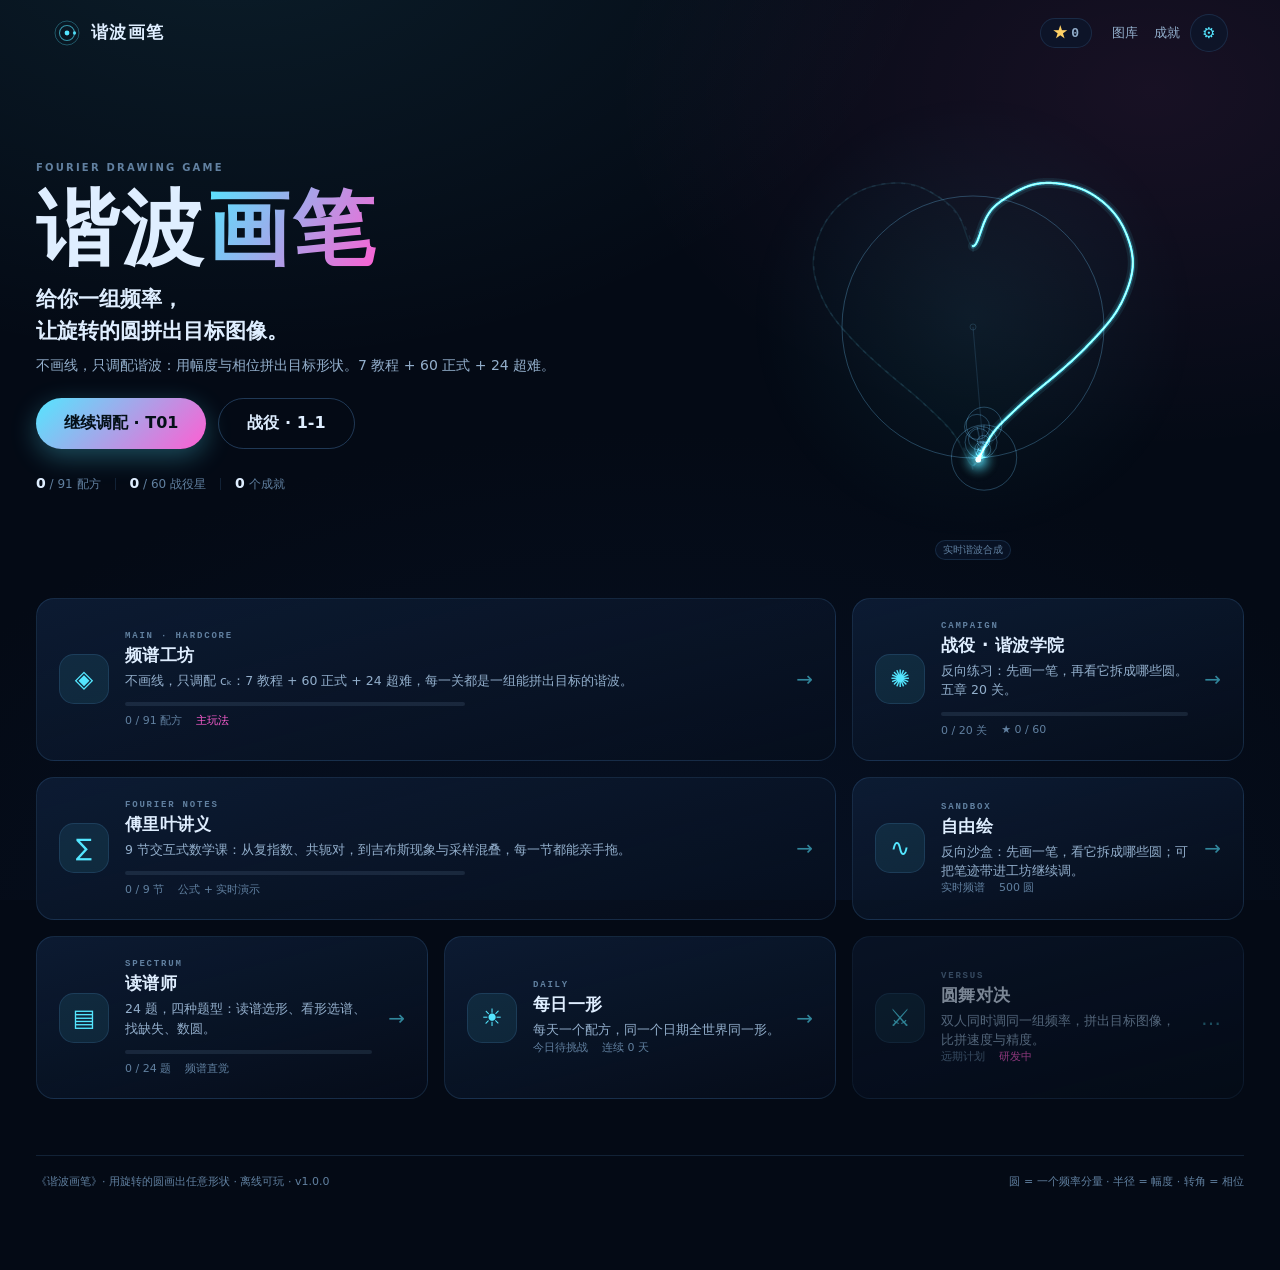
<file: index.html>
<!DOCTYPE html>
<html lang="zh-CN" data-theme="scope">
<head>
<meta charset="utf-8">
<meta name="viewport" content="width=device-width, initial-scale=1, viewport-fit=cover">
<title>谐波画笔 · 傅里叶画图游戏</title>
<meta name="description" content="谐波画笔：给你一组频率，让旋转的圆拼出目标图像。主玩法频谱工坊有 91 个配方，只调配谐波；另有 20 关反向描摹、24 道读谱、每日一形与 9 节交互讲义。离线可玩。">
<meta name="theme-color" content="#040a15">
<link rel="icon" href="data:image/svg+xml,%3Csvg%20xmlns%3D%22http%3A%2F%2Fwww.w3.org%2F2000%2Fsvg%22%20viewBox%3D%220%200%2064%2064%22%3E%3Crect%20width%3D%2264%22%20height%3D%2264%22%20rx%3D%2214%22%20fill%3D%22%23061020%22%2F%3E%3Cg%20fill%3D%22none%22%20stroke%3D%22%2354e6ff%22%20stroke-width%3D%222%22%3E%3Ccircle%20cx%3D%2232%22%20cy%3D%2230%22%20r%3D%2218%22%20opacity%3D%22.35%22%2F%3E%3Ccircle%20cx%3D%2232%22%20cy%3D%2230%22%20r%3D%2210%22%20opacity%3D%22.65%22%2F%3E%3C%2Fg%3E%3Ccircle%20cx%3D%2242%22%20cy%3D%2230%22%20r%3D%223.2%22%20fill%3D%22%2354e6ff%22%2F%3E%3Ccircle%20cx%3D%2232%22%20cy%3D%2230%22%20r%3D%222%22%20fill%3D%22%23ffd166%22%2F%3E%3C%2Fsvg%3E">
<link rel="stylesheet" href="src/styles.css">
</head>
<body>
<div id="screen">
  <div class="boot-splash">
    <div class="boot-inner">
      <div class="boot-orbit"><i></i><i></i><i></i><b></b></div>
      <div class="boot-title">谐波画笔</div>
      <div class="boot-sub">FOURIER DRAWING GAME</div>
    </div>
  </div>
</div>
<div id="overlay" class="overlay"></div>
<div id="toasts" class="toasts"></div>
<noscript><p style="padding:24px;font-family:sans-serif;color:#dfeeff;background:#040a15">《谐波画笔》需要启用 JavaScript。</p></noscript>
<script src="src/core.js"></script>
<script src="src/shapes.js"></script>
<script src="src/data.js"></script>
<script src="src/render.js"></script>
<script src="src/ui.js"></script>
<script src="src/formula.js"></script>
<script src="src/generator.js"></script>
<script src="src/play.js"></script>
<script src="src/workshop.js"></script>
<script src="src/lessons.js"></script>
<script src="src/app.js"></script>
</body>
</html>
</file>
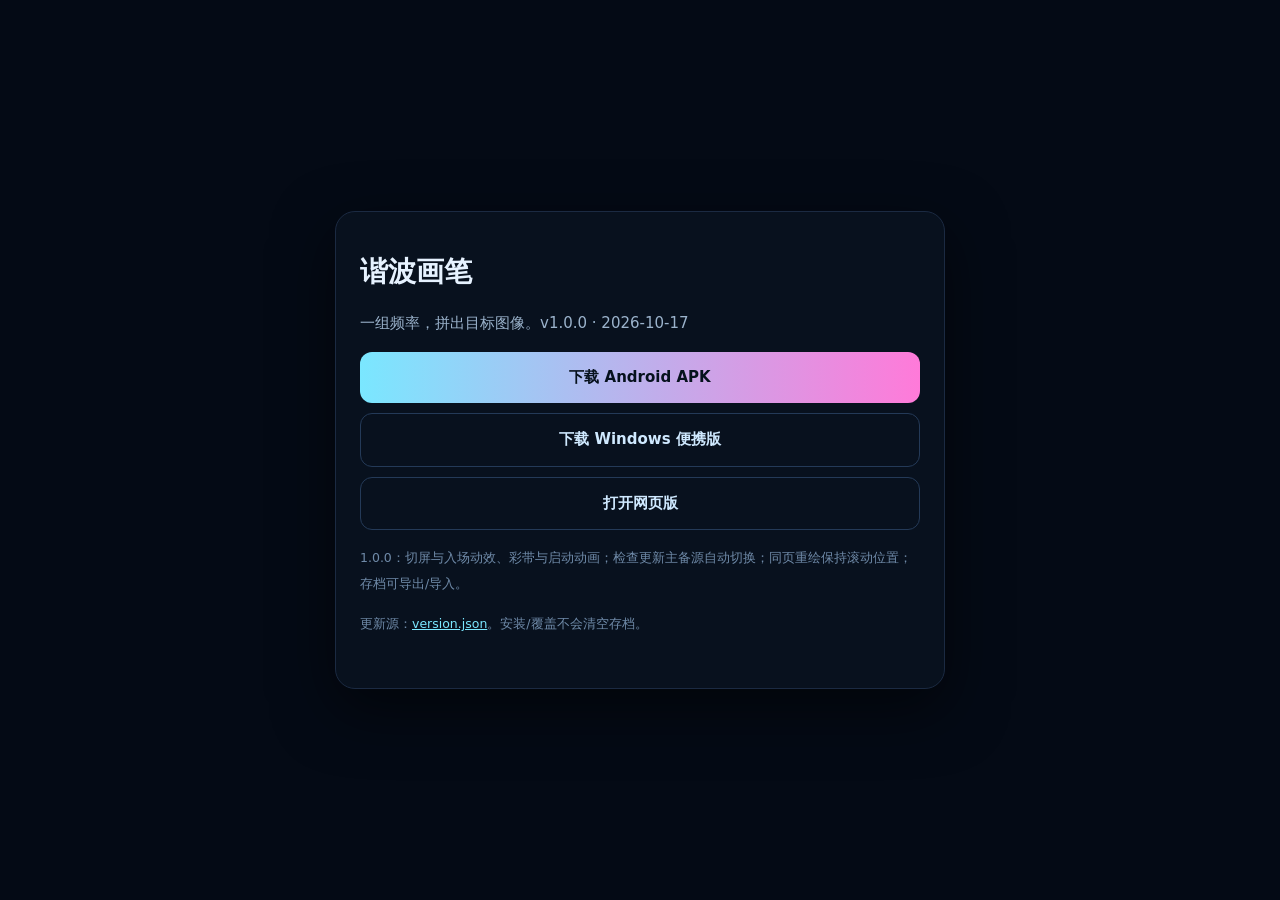
<file: download.html>
<!doctype html>
<html lang="zh-CN"><head><meta charset="utf-8"><meta name="viewport" content="width=device-width,initial-scale=1">
<title>谐波画笔 · 下载</title>
<style>
:root{color-scheme:dark}body{margin:0;min-height:100vh;display:grid;place-items:center;background:#040a15;color:#e6f2ff;font:15px/1.7 system-ui,"Microsoft YaHei",sans-serif}
main{width:min(92vw,560px);padding:36px 24px;border:1px solid #1b2a42;border-radius:20px;background:#08111e;box-shadow:0 20px 60px #0008}
h1{margin:0 0 4px;font-size:28px}a{color:#7ae7ff}p{color:#9bb3cc}
.btn{display:block;margin:10px 0;padding:13px 16px;border-radius:12px;text-align:center;text-decoration:none;font-weight:700}
.btn.primary{background:linear-gradient(90deg,#7ae7ff,#ff7ad9);color:#06111d}
.btn.ghost{border:1px solid #243a58;color:#cfe9ff}
small{color:#6f8aa8}</style></head>
<body><main>
<h1>谐波画笔</h1>
<p>一组频率，拼出目标图像。v1.0.0 · 2026-10-17</p>
<a class="btn primary" href="HarmonicBrush-1.0.0-b5.apk">下载 Android APK</a>
<a class="btn ghost" href="https://github.com/yhl4466/HarmonicBrush/releases/download/v1.0.0/HarmonicBrush-1.0.0.exe">下载 Windows 便携版</a>
<a class="btn ghost" href="index.html">打开网页版</a>
<p><small>1.0.0：切屏与入场动效、彩带与启动动画；检查更新主备源自动切换；同页重绘保持滚动位置；存档可导出/导入。</small></p>
<p><small>更新源：<a href="version.json">version.json</a>。安装/覆盖不会清空存档。</small></p>
</main></body></html>
</file>
<file: src/styles.css>
/* =========================================================
 * 谐波画笔 · 样式 styles.css
 * ========================================================= */
:root {
  --bg: #040a15;
  --bg2: #071226;
  --stage-bg: #02060d;
  --panel: rgba(11, 24, 45, 0.66);
  --panel2: rgba(7, 16, 31, 0.92);
  --card: linear-gradient(165deg, rgba(14, 30, 55, 0.85), rgba(6, 14, 28, 0.7));
  --line: rgba(110, 180, 255, 0.14);
  --line2: rgba(110, 180, 255, 0.28);
  --text: #dfeeff;
  --muted: #93afcc;
  --dim: #6180a0;
  --accent: #54e6ff;
  --accent2: #ff5ed2;
  --gold: #ffd166;
  --ok: #5effb0;
  --warn: #ffb454;
  --danger: #ff6b7a;
  --modal-bg: linear-gradient(170deg, #0c1a2e, #060e1c);
  --shadow: 0 24px 60px rgba(0, 0, 0, 0.5);
  --radius: 18px;
  --font: "Segoe UI", "PingFang SC", "Microsoft YaHei", "Hiragino Sans GB", system-ui, sans-serif;
  --mono: "SFMono-Regular", Consolas, "Cascadia Mono", monospace;
}

[data-theme="neon"] {
  --bg: #080312;
  --bg2: #170a2b;
  --stage-bg: #060210;
  --panel: rgba(28, 10, 44, 0.66);
  --panel2: rgba(17, 6, 30, 0.92);
  --card: linear-gradient(165deg, rgba(40, 14, 60, 0.85), rgba(12, 4, 24, 0.75));
  --line: rgba(255, 120, 220, 0.16);
  --line2: rgba(255, 120, 220, 0.3);
  --text: #ffe9fb;
  --muted: #c39bc2;
  --dim: #8b6a91;
  --accent: #ff6ad5;
  --accent2: #7de9ff;
  --modal-bg: linear-gradient(170deg, #1e0a32, #0b0318);
  --shadow: 0 24px 60px rgba(0, 0, 0, 0.6);
}

[data-theme="paper"] {
  --bg: #f5efe2;
  --bg2: #ece3d1;
  --stage-bg: #efe7d6;
  --panel: rgba(255, 252, 245, 0.72);
  --panel2: rgba(250, 245, 234, 0.94);
  --card: linear-gradient(165deg, rgba(255, 253, 247, 0.95), rgba(240, 232, 217, 0.85));
  --line: rgba(78, 60, 40, 0.14);
  --line2: rgba(78, 60, 40, 0.26);
  --text: #2b2620;
  --muted: #6d6152;
  --dim: #988a77;
  --accent: #b23a48;
  --accent2: #2d6a7a;
  --gold: #b8860b;
  --ok: #2f7a4f;
  --warn: #b06a12;
  --danger: #b23a48;
  --modal-bg: linear-gradient(170deg, #fffdf7, #f0e8d9);
  --shadow: 0 24px 60px rgba(90, 70, 40, 0.22);
}

* { box-sizing: border-box; }
html, body { margin: 0; padding: 0; }
html { -webkit-text-size-adjust: 100%; }
body {
  -webkit-tap-highlight-color: transparent;
  overscroll-behavior-y: none;
  min-height: 100vh;
  background: var(--bg);
  color: var(--text);
  font-family: var(--font);
  font-size: 14px;
  line-height: 1.5;
  -webkit-font-smoothing: antialiased;
  overflow-x: hidden;
}
body::before {
  content: "";
  position: fixed;
  inset: 0;
  z-index: -1;
  background:
    radial-gradient(1100px 700px at 18% -10%, color-mix(in srgb, var(--accent) 9%, transparent), transparent 65%),
    radial-gradient(900px 600px at 90% 10%, color-mix(in srgb, var(--accent2) 8%, transparent), transparent 60%),
    radial-gradient(1200px 800px at 50% 110%, var(--bg2), transparent 70%),
    var(--bg);
  pointer-events: none;
}
[data-theme="paper"] body::before {
  background:
    radial-gradient(900px 600px at 20% 0%, rgba(178, 58, 72, 0.06), transparent 60%),
    radial-gradient(900px 600px at 90% 20%, rgba(45, 106, 122, 0.05), transparent 60%),
    var(--bg);
}
button { font-family: inherit; }
a { color: inherit; }
.hidden { display: none !important; }
.s { color: var(--gold); }

/* ---------------- 启动画面 ---------------- */
.boot-splash { position: fixed; inset: 0; display: grid; place-items: center; background: #040a15; z-index: 50; color: #dfeeff; font-family: var(--font); }
.boot-inner { text-align: center; }
.boot-orbit { width: 96px; height: 96px; margin: 0 auto 18px; position: relative; }
.boot-orbit i { position: absolute; inset: 0; border-radius: 50%; border: 1px solid rgba(84, 230, 255, .25); }
.boot-orbit i:nth-child(2) { inset: 14px; border-color: rgba(84, 230, 255, .45); animation: spin 2.6s linear infinite; border-top-color: #54e6ff; }
.boot-orbit i:nth-child(3) { inset: 30px; border-color: rgba(255, 94, 210, .5); animation: spin 1.8s linear infinite reverse; border-bottom-color: #ff5ed2; }
.boot-orbit b { position: absolute; left: 50%; top: 50%; width: 6px; height: 6px; margin: -3px; border-radius: 50%; background: #ffd166; box-shadow: 0 0 18px #ffd166; }
.boot-title { font-size: 20px; letter-spacing: .18em; font-weight: 800; }
.boot-sub { margin-top: 6px; font-size: 11px; color: #6f8cab; letter-spacing: .12em; }
@keyframes spin { to { transform: rotate(360deg); } }

/* ---------------- 基础控件 ---------------- */
.btn {
  display: inline-flex;
  align-items: center;
  justify-content: center;
  gap: 8px;
  border: 1px solid var(--line2);
  background: var(--panel);
  color: var(--text);
  border-radius: 999px;
  padding: 10px 20px;
  font-size: 14px;
  font-weight: 600;
  cursor: pointer;
  transition: transform .16s ease, border-color .16s, box-shadow .16s, background .16s;
  white-space: nowrap;
}
.btn:hover { transform: translateY(-1px); border-color: var(--accent); box-shadow: 0 0 24px color-mix(in srgb, var(--accent) 22%, transparent); }
.btn:active { transform: translateY(0) scale(.99); }
.btn.primary {
  background: linear-gradient(135deg, var(--accent), var(--accent2));
  color: #041018;
  border: none;
  box-shadow: 0 8px 26px color-mix(in srgb, var(--accent) 30%, transparent);
}
[data-theme="paper"] .btn.primary { color: #fffaf0; background: linear-gradient(135deg, #b23a48, #8a4a2c); }
.btn.ghost { background: transparent; }
.btn.danger { color: var(--danger); border-color: color-mix(in srgb, var(--danger) 60%, transparent); background: transparent; }
.btn.lg { padding: 14px 28px; font-size: 16px; }
.btn.small { padding: 8px 14px; font-size: 12px; }
.btn:disabled { opacity: .38; cursor: not-allowed; transform: none; box-shadow: none; }

.icon-btn {
  width: 38px; height: 38px;
  flex: 0 0 auto;
  border-radius: 50%;
  border: 1px solid var(--line);
  background: var(--panel);
  color: var(--accent);
  font-size: 15px;
  display: inline-grid;
  place-items: center;
  cursor: pointer;
  transition: .16s;
  padding: 0;
}
.icon-btn:hover { border-color: var(--accent); box-shadow: 0 0 16px color-mix(in srgb, var(--accent) 24%, transparent); }
.icon-btn.active { background: var(--accent); color: #041018; }

.text-btn { background: none; border: none; color: var(--muted); font-size: 13px; cursor: pointer; padding: 8px 6px; }
.text-btn:hover { color: var(--accent); }

.chip { display: inline-flex; align-items: center; padding: 3px 9px; border-radius: 999px; border: 1px solid var(--line); font-size: 10px; color: var(--muted); }
.chip.gold { color: var(--gold); border-color: color-mix(in srgb, var(--gold) 45%, transparent); }

/* ---------------- 顶栏 ---------------- */
.topbar {
  height: 66px;
  display: flex;
  align-items: center;
  gap: 14px;
}
.brand { display: flex; align-items: center; gap: 9px; font-size: 17px; font-weight: 800; letter-spacing: .08em; color: var(--text); }
.logo-mark { color: var(--accent); display: inline-flex; }
.topbar-title { font-size: 15px; font-weight: 700; color: var(--muted); letter-spacing: .04em; }
.topbar-space { flex: 1; }
.star-total { display: flex; align-items: center; gap: 4px; font: 700 13px var(--mono); color: var(--muted); padding: 5px 12px; border-radius: 999px; border: 1px solid var(--line); background: var(--panel); }
.star-total .s { font-size: 14px; }
.top-actions { display: flex; align-items: center; gap: 4px; }

/* ---------------- 页面容器 ---------------- */
#screen { min-height: 100vh; }
.screen { max-width: 1240px; margin: 0 auto; padding: 0 28px 80px; }
.eyebrow { font-size: 10px; letter-spacing: .22em; color: var(--dim); font-weight: 700; }
.muted { color: var(--dim); }

/* ---------------- 首页 ---------------- */
.hero {
  display: grid;
  grid-template-columns: 1.08fr .92fr;
  gap: 30px;
  align-items: center;
  padding: 26px 0 36px;
}
.hero-title {
  font-size: clamp(46px, 6.6vw, 82px);
  line-height: 1.02;
  margin: 12px 0 14px;
  letter-spacing: .04em;
  font-weight: 800;
}
.hero-title span {
  background: linear-gradient(120deg, var(--accent), var(--accent2));
  -webkit-background-clip: text;
  background-clip: text;
  color: transparent;
}
.hero-tagline { font-size: clamp(16px, 2vw, 21px); color: var(--text); margin: 0 0 8px; font-weight: 600; line-height: 1.5; }
.hero-sub { color: var(--muted); margin: 0 0 22px; font-size: 14px; }
.hero-actions { display: flex; gap: 12px; flex-wrap: wrap; }
.hero-stats { display: flex; align-items: center; gap: 14px; margin-top: 24px; color: var(--dim); font-size: 12px; flex-wrap: wrap; }
.hero-stats b { color: var(--text); font-size: 14px; }
.hero-stats i { width: 1px; height: 12px; background: var(--line); }
.hero-art {
  position: relative;
  width: 100%;
  max-width: 470px;
  aspect-ratio: 1;
  justify-self: center;
  border-radius: 50%;
  background: radial-gradient(circle at 50% 48%, color-mix(in srgb, var(--accent) 7%, transparent), transparent 66%);
}
.hero-canvas { width: 100%; height: 100%; display: block; }
.hero-caption { position: absolute; bottom: 2px; left: 50%; transform: translateX(-50%); display: flex; gap: 8px; font: 10px var(--mono); color: var(--dim); }
.hero-caption span { padding: 2px 7px; border-radius: 999px; border: 1px solid var(--line); background: var(--panel); }

.modes { display: grid; grid-template-columns: repeat(3, 1fr); gap: 16px; }
.mode-card {
  position: relative;
  display: flex;
  align-items: center;
  gap: 16px;
  text-align: left;
  padding: 22px;
  border-radius: var(--radius);
  border: 1px solid var(--line);
  background: var(--card);
  color: var(--text);
  cursor: pointer;
  overflow: hidden;
  transition: .2s ease;
}
.mode-card::after {
  content: "";
  position: absolute;
  inset: 0;
  background: radial-gradient(400px 200px at 10% 0%, color-mix(in srgb, var(--accent) 8%, transparent), transparent 70%);
  opacity: 0;
  transition: .25s;
  pointer-events: none;
}
.mode-card:hover { transform: translateY(-2px); border-color: var(--line2); box-shadow: 0 18px 42px rgba(0, 0, 0, .35); }
.mode-card:hover::after { opacity: 1; }
.mode-card.campaign { grid-column: span 2; }
.mode-card.disabled { opacity: .55; cursor: not-allowed; }
.mode-card.disabled:hover { transform: none; }
.mode-icon {
  width: 50px; height: 50px; flex: 0 0 50px;
  border-radius: 15px;
  display: grid; place-items: center;
  font-size: 24px;
  color: var(--accent);
  background: color-mix(in srgb, var(--accent) 9%, transparent);
  border: 1px solid var(--line);
}
.mode-body { min-width: 0; flex: 1; }
.mode-kicker { font: 700 9px var(--mono); letter-spacing: .2em; color: var(--dim); }
.mode-card h3 { margin: 3px 0 4px; font-size: 17px; letter-spacing: .02em; }
.mode-card p { margin: 0; color: var(--muted); font-size: 12.5px; line-height: 1.55; }
.mode-bar { height: 4px; border-radius: 2px; background: rgba(128, 160, 200, .14); margin: 12px 0 7px; max-width: 340px; overflow: hidden; }
.mode-bar i { display: block; height: 100%; border-radius: 2px; background: linear-gradient(90deg, var(--accent), var(--accent2)); }
.mode-foot { display: flex; gap: 14px; font-size: 11px; color: var(--dim); }
.mode-arrow { margin-left: auto; color: var(--accent); font-size: 20px; opacity: .55; }
.tag { color: var(--accent2); }
.home-foot { display: flex; justify-content: space-between; gap: 16px; flex-wrap: wrap; margin-top: 56px; padding-top: 18px; border-top: 1px solid var(--line); color: var(--dim); font-size: 11px; }

/* ---------------- 地图 ---------------- */
.map-hero { display: flex; justify-content: space-between; align-items: flex-end; gap: 30px; padding: 22px 0 26px; border-bottom: 1px solid var(--line); flex-wrap: wrap; }
.map-hero h1 { font-size: clamp(30px, 4vw, 42px); margin: 6px 0 8px; letter-spacing: .04em; }
.map-hero p { margin: 0; color: var(--muted); max-width: 560px; }
.map-progress { width: 300px; max-width: 100%; }
.big-star { font: 800 32px var(--mono); display: flex; align-items: baseline; gap: 6px; }
.big-star .s { font-size: 26px; margin-right: 2px; }
.big-star em { font-style: normal; font-size: 13px; color: var(--dim); font-weight: 400; }
.bar { height: 6px; border-radius: 3px; background: rgba(128, 160, 200, .14); margin: 10px 0 7px; overflow: hidden; }
.bar i { display: block; height: 100%; border-radius: 3px; background: linear-gradient(90deg, var(--accent), var(--accent2)); }
.sub { font-size: 11px; color: var(--dim); }

.chapter {
  margin-top: 20px;
  border: 1px solid var(--line);
  border-radius: 22px;
  padding: 18px 22px 16px;
  background: var(--card);
  position: relative;
  overflow: hidden;
}
.chapter::before {
  content: "";
  position: absolute;
  left: 0; top: 0; bottom: 0;
  width: 3px;
  background: linear-gradient(var(--ch), transparent);
  opacity: .85;
}
.chapter.locked { opacity: .55; }
.chapter-head { display: flex; align-items: center; gap: 16px; }
.chapter-no { font: 800 30px var(--mono); color: var(--ch); opacity: .75; letter-spacing: -.02em; }
.chapter-titles h2 { margin: 0; font-size: 19px; display: flex; align-items: center; gap: 10px; }
.chapter-titles p { margin: 3px 0 0; color: var(--muted); font-size: 12px; }
.cleared-tag { font: 700 9px var(--mono); letter-spacing: .12em; color: var(--ok); border: 1px solid color-mix(in srgb, var(--ok) 45%, transparent); border-radius: 999px; padding: 2px 8px; }
.chapter-stars { margin-left: auto; color: var(--gold); font: 700 13px var(--mono); }
.chapter-lock { font-size: 10px; color: var(--dim); border: 1px dashed var(--line2); padding: 3px 9px; border-radius: 999px; }
.chapter-desc { margin: 14px 0 0; font-size: 11.5px; color: var(--dim); }
.level-row { display: grid; grid-template-columns: repeat(4, 1fr); gap: 12px; margin-top: 16px; }
.level-node {
  display: flex; align-items: center; gap: 12px;
  padding: 12px;
  border-radius: 15px;
  border: 1px solid var(--line);
  background: rgba(0, 0, 0, .12);
  color: var(--text);
  text-align: left;
  cursor: pointer;
  transition: .17s;
  min-width: 0;
}
[data-theme="paper"] .level-node { background: rgba(255, 255, 255, .4); }
.level-node:hover { border-color: var(--ch); transform: translateY(-2px); box-shadow: 0 10px 26px rgba(0, 0, 0, .25); }
.level-node.locked { opacity: .42; cursor: not-allowed; transform: none; }
.level-node.boss { border-color: color-mix(in srgb, var(--gold) 32%, transparent); }
.node-thumb { position: relative; width: 62px; height: 62px; flex: 0 0 62px; border-radius: 12px; background: rgba(0, 0, 0, .18); display: grid; place-items: center; overflow: hidden; }
.node-canvas { width: 100%; height: 100%; }
.boss-badge { position: absolute; top: 0; right: 0; background: var(--gold); color: #241a00; font: 800 8px var(--mono); padding: 2px 5px; border-bottom-left-radius: 6px; }
.lock { position: absolute; inset: 0; display: grid; place-items: center; background: rgba(0, 0, 0, .5); color: #fff; font-size: 20px; }
.node-meta { display: flex; flex-direction: column; gap: 1px; min-width: 0; }
.node-id { font: 700 9px var(--mono); color: var(--dim); letter-spacing: .06em; }
.node-name { font-size: 14px; white-space: nowrap; overflow: hidden; text-overflow: ellipsis; }
.node-best { font-size: 10px; color: var(--dim); white-space: nowrap; overflow: hidden; text-overflow: ellipsis; }

/* 星级 */
.stars { display: inline-flex; gap: 2px; font-size: 17px; line-height: 1; color: rgba(150, 170, 190, .22); }
.stars.small { font-size: 12px; }
.stars .star.on { color: var(--gold); text-shadow: 0 0 12px color-mix(in srgb, var(--gold) 55%, transparent); }

/* ---------------- 游戏界面 ---------------- */
body[data-screen="play"] { overflow: hidden; }
body[data-screen="play"] #screen { height: 100vh; }
.play { position: fixed; inset: 0; z-index: 1; display: flex; flex-direction: column; background: var(--bg); overflow: hidden; }
.play-head {
  width: 100%; box-sizing: border-box;
  display: flex; align-items: center; gap: 16px;
  padding: 10px 18px;
  border-bottom: 1px solid var(--line);
  background: var(--panel2);
  flex: 0 0 auto;
  flex-wrap: wrap;
  z-index: 4;
}
.play-id { min-width: 170px; }
.chapter-tag { font: 700 10px var(--mono); letter-spacing: .14em; color: var(--accent); text-transform: uppercase; }
.play-name { font-size: 19px; margin: 2px 0; letter-spacing: .01em; }
.play-teach { margin: 0; font-size: 11px; color: var(--dim); }
.target-chip { display: flex; align-items: center; gap: 10px; padding: 5px 12px 5px 5px; border: 1px solid var(--line); border-radius: 13px; background: rgba(0, 0, 0, .16); }
[data-theme="paper"] .target-chip { background: rgba(255, 255, 255, .4); }
.target-cv { width: 48px; height: 48px; border-radius: 9px; background: rgba(0, 0, 0, .16); }
.target-meta { display: flex; flex-direction: column; font-size: 9px; color: var(--dim); }
.target-meta b { font-size: 12.5px; color: var(--text); font-weight: 600; }
.score-box { display: flex; flex-direction: column; gap: 6px; min-width: 168px; }
.err-row { display: flex; align-items: center; gap: 8px; }
.err-bar { width: 108px; height: 6px; border-radius: 3px; background: rgba(128, 160, 200, .16); overflow: hidden; }
.err-bar i { display: block; height: 100%; width: 0; background: var(--danger); transition: width .18s ease, background .2s; }
.err-bar i[data-level="3"] { background: var(--ok); }
.err-bar i[data-level="2"] { background: var(--gold); }
.err-bar i[data-level="1"] { background: var(--warn); }
.pct { font: 700 12px var(--mono); color: var(--muted); }
.pct[data-level="3"] { color: var(--ok); }
.pct[data-level="2"] { color: var(--gold); }
.pct[data-level="1"] { color: var(--warn); }
.pct[data-level="0"] { color: var(--danger); }
.clock { font-size: 10px; color: var(--dim); white-space: nowrap; }
.clock b { font-family: var(--mono); color: var(--muted); font-weight: 600; }
.timer { display: flex; align-items: center; gap: 5px; font: 700 14px var(--mono); color: var(--gold); padding: 4px 10px; border-radius: 999px; border: 1px solid color-mix(in srgb, var(--gold) 35%, transparent); }
.timer-icon { font-size: 11px; }
.timer.urgent { color: var(--danger); border-color: color-mix(in srgb, var(--danger) 50%, transparent); animation: pulse 1.1s infinite; }

.play-body { flex: 1; min-height: 0; min-width: 0; width: 100%; display: grid; grid-template-columns: minmax(0, 1fr) 320px; }
.stage-wrap { position: relative; min-height: 0; min-width: 0; overflow: hidden; background: var(--stage-bg); }
.stage { position: absolute; inset: 0; width: 100%; height: 100%; display: block; cursor: crosshair; touch-action: none; }
.play.panning .stage { cursor: grabbing; }
.stage-hint {
  position: absolute; left: 50%; top: 14px; transform: translateX(-50%);
  padding: 7px 15px; border-radius: 999px;
  background: rgba(4, 10, 20, .72); border: 1px solid var(--line);
  color: var(--muted); font-size: 11.5px;
  opacity: 0; transition: opacity .25s; pointer-events: none;
  white-space: nowrap; max-width: 90%; overflow: hidden; text-overflow: ellipsis;
  backdrop-filter: blur(8px);
}
[data-theme="paper"] .stage-hint { background: rgba(255, 252, 245, .86); }
.stage-hint.show { opacity: 1; }
.view-ctrl { position: absolute; right: 12px; bottom: 12px; display: flex; flex-direction: column; gap: 6px; }
.view-ctrl .icon-btn { width: 30px; height: 30px; font-size: 13px; background: rgba(4, 10, 20, .62); }
[data-theme="paper"] .view-ctrl .icon-btn { background: rgba(255, 252, 245, .86); }

.side-panel {
  display: flex; flex-direction: column; gap: 7px;
  min-height: 0;
  min-width: 0;
  padding: 12px 14px 10px;
  border-left: 1px solid var(--line);
  background: var(--panel2);
}
.panel-head { display: flex; justify-content: space-between; align-items: center; font-size: 11px; color: var(--muted); }
.panel-head .count { font: 700 11px var(--mono); color: var(--accent); }
.panel-head .count.over { color: var(--danger); }
.spectrum { width: 100%; max-width: 100%; height: 118px; display: block; }
.harm-head { display: flex; justify-content: space-between; font-size: 10.5px; color: var(--dim); border-top: 1px solid var(--line); padding-top: 7px; }
.harm-head em { font-style: normal; }
.harm-list { flex: 1; min-height: 0; overflow-y: auto; display: flex; flex-direction: column; gap: 1px; padding-right: 3px; scrollbar-width: thin; }
.harm-list::-webkit-scrollbar { width: 4px; }
.harm-list::-webkit-scrollbar-thumb { background: var(--line2); border-radius: 2px; }
.harm-row { display: grid; grid-template-columns: 32px 1fr 30px 28px; align-items: center; gap: 6px; padding: 4px 6px; border-radius: 7px; cursor: pointer; font-size: 11px; }
.harm-row:hover { background: color-mix(in srgb, var(--accent) 7%, transparent); }
.harm-row.hl { background: color-mix(in srgb, var(--accent2) 13%, transparent); }
.harm-row:not(.on) { opacity: .45; }
.hk { font: 600 10.5px var(--mono); color: var(--muted); }
.harm-row.on .hk { color: var(--accent); }
.hbar { height: 4px; border-radius: 2px; background: rgba(128, 160, 200, .14); overflow: hidden; }
.hbar i { display: block; height: 100%; border-radius: 2px; background: var(--accent); }
.harm-row:not(.on) .hbar i { background: var(--dim); }
.hmag { font: 9.5px var(--mono); color: var(--dim); text-align: right; }
.switch { width: 26px; height: 15px; border-radius: 999px; border: 1px solid var(--line2); background: transparent; padding: 0; position: relative; cursor: pointer; }
.switch span { position: absolute; top: 2px; left: 2px; width: 9px; height: 9px; border-radius: 50%; background: var(--dim); transition: .15s; }
.switch.on { background: color-mix(in srgb, var(--accent) 22%, transparent); border-color: var(--accent); }
.switch.on span { left: 13px; background: var(--accent); }
.panel-tip { font-size: 9.5px; line-height: 1.55; color: var(--dim); }
.harm-empty { padding: 26px 8px; color: var(--dim); font-size: 11.5px; text-align: center; }

.play-foot {
  width: 100%; box-sizing: border-box;
  display: flex; align-items: center; gap: 18px;
  padding: 9px 18px;
  border-top: 1px solid var(--line);
  background: var(--panel2);
  flex: 0 0 auto; flex-wrap: wrap;
}
.slider-group { display: flex; align-items: center; gap: 7px; font-size: 10.5px; color: var(--muted); }
.slider-group input[type="range"] { width: 118px; accent-color: var(--accent); height: 18px; cursor: pointer; }
.kval { font: 700 11.5px var(--mono); color: var(--text); min-width: 32px; }
.foot-actions { display: flex; gap: 5px; margin-left: auto; }
.settle-btn { min-width: 104px; }

.play.sandbox .score-box, .play.sandbox .timer, .play.sandbox .clock { display: none; }

/* ---------------- 弹层 ---------------- */
.overlay { position: fixed; inset: 0; display: none; z-index: 100; }
.overlay.open { display: block; }
.scrim { position: absolute; inset: 0; background: rgba(2, 6, 14, .72); backdrop-filter: blur(7px); }
[data-theme="paper"] .scrim { background: rgba(60, 45, 28, .35); }
.modal-wrap { position: absolute; inset: 0; display: grid; grid-template-columns: minmax(0, 1fr); place-items: center; padding: 18px; overflow: auto; pointer-events: none; }
.modal { pointer-events: auto; }
.modal {
  width: min(580px, 100%);
  background: var(--modal-bg);
  border: 1px solid var(--line2);
  border-radius: 24px;
  padding: 28px;
  box-shadow: var(--shadow);
  color: var(--text);
  transform: translateY(16px) scale(.98);
  opacity: 0;
  transition: transform .24s cubic-bezier(.2, .9, .3, 1.15), opacity .2s;
  position: relative;
  margin: auto;
}
.modal.in { transform: none; opacity: 1; }
.modal-kicker { font-size: 10px; letter-spacing: .18em; color: var(--dim); font-weight: 700; }
.modal h2 { margin: 6px 0 8px; font-size: 26px; letter-spacing: .02em; }
.modal p { color: var(--muted); line-height: 1.75; }
.modal-actions { display: flex; gap: 10px; justify-content: flex-end; flex-wrap: wrap; margin-top: 22px; }
.modal .tips { color: var(--muted); font-size: 12.5px; line-height: 1.9; padding-left: 18px; margin: 10px 0; }
.intro-top { display: flex; gap: 18px; align-items: center; }
.intro-shape { width: 132px; height: 132px; flex: 0 0 132px; border-radius: 18px; background: rgba(0, 0, 0, .18); border: 1px solid var(--line); }
[data-theme="paper"] .intro-shape { background: rgba(255, 255, 255, .4); }
.intro-meta h2 { margin: 4px 0; font-size: 25px; }
.intro-meta .chapter-tag { font-size: 10px; letter-spacing: .04em; }
.intro-teach { color: var(--accent); font-size: 12.5px; margin: 0 0 9px; }
.criteria { display: flex; gap: 12px; flex-wrap: wrap; font-size: 10.5px; color: var(--dim); }
.criteria b { color: var(--text); font-family: var(--mono); }
.intro-text { color: var(--muted); line-height: 1.8; font-size: 13.5px; margin: 18px 0 14px; }
.star-legend { display: grid; gap: 5px; font-size: 11.5px; color: var(--muted); }
.star-legend > div { display: flex; align-items: center; gap: 10px; }
.hint-line { display: flex; gap: 10px; margin-top: 16px; padding: 11px 13px; border-radius: 12px; background: color-mix(in srgb, var(--accent) 6%, transparent); border: 1px solid var(--line); font-size: 12px; color: var(--muted); }
.hint-icon { color: var(--accent); }

/* 结算 */
.result-card { text-align: center; overflow: hidden; }
.result-card.three { border-color: color-mix(in srgb, var(--gold) 40%, transparent); box-shadow: 0 0 70px color-mix(in srgb, var(--gold) 14%, transparent), var(--shadow); }
.result-kicker { font-size: 10px; letter-spacing: .2em; color: var(--dim); font-weight: 700; text-transform: uppercase; }
.result-stars { display: flex; justify-content: center; gap: 12px; margin: 14px 0 4px; }
.big-star { font-size: 46px; line-height: 1; color: rgba(150, 170, 190, .16); animation: pop .55s both; }
.big-star.on { color: var(--gold); text-shadow: 0 0 34px color-mix(in srgb, var(--gold) 62%, transparent); }
.result-card h2 { font-size: 30px; margin: 6px 0; }
.result-sub { color: var(--muted); font-size: 13px; }
.result-grid { display: grid; grid-template-columns: repeat(4, 1fr); gap: 8px; margin: 20px 0 16px; }
.result-grid > div { padding: 12px 6px; border-radius: 12px; background: rgba(128, 160, 200, .06); border: 1px solid var(--line); }
.result-grid span { display: block; font-size: 9.5px; color: var(--dim); margin-bottom: 4px; }
.result-grid b { font: 700 16px var(--mono); }
.grade.S { color: var(--gold); }
.grade.A { color: var(--ok); }
.grade.B { color: var(--accent); }
.grade.C { color: var(--muted); }
.result-teach { text-align: left; font-size: 12px; color: var(--muted); line-height: 1.75; padding: 12px 14px; border-radius: 12px; background: color-mix(in srgb, var(--accent) 5%, transparent); border: 1px solid var(--line); }
.teach-icon { color: var(--accent); margin-right: 6px; }
.new-record { position: absolute; top: 18px; right: 18px; font: 700 9px var(--mono); letter-spacing: .16em; color: var(--gold); border: 1px solid color-mix(in srgb, var(--gold) 55%, transparent); padding: 4px 9px; border-radius: 999px; }
.unlock-line { display: flex; align-items: center; gap: 8px; justify-content: center; font-size: 11.5px; color: var(--gold); margin-top: 8px; }
.unlock-line.ach { color: var(--accent2); }
.unlock-icon { font-size: 12px; }

/* ---------------- 读谱师 ---------------- */
.reading-grid { display: grid; grid-template-columns: repeat(auto-fill, minmax(320px, 1fr)); gap: 14px; margin-top: 22px; }
.reading-card {
  display: flex; align-items: center; gap: 14px; text-align: left;
  padding: 15px 17px; border-radius: 16px;
  border: 1px solid var(--line); background: var(--card);
  color: var(--text); cursor: pointer; transition: .18s;
}
.reading-card:hover { transform: translateY(-2px); border-color: var(--accent); }
.reading-no { font: 800 20px var(--mono); color: var(--dim); }
.reading-body { flex: 1; min-width: 0; }
.reading-body h3 { margin: 0; font-size: 15px; }
.reading-body p { margin: 2px 0 6px; font-size: 10.5px; color: var(--dim); }
.reading-mini { width: 100%; height: 62px; display: block; }
.reading-mark { margin-left: auto; color: var(--accent); font-size: 18px; }
.reading-card.done { border-color: color-mix(in srgb, var(--ok) 35%, transparent); }
.reading-card.done .reading-mark { color: var(--ok); }
.puzzle-head { display: flex; justify-content: space-between; align-items: flex-end; gap: 20px; padding-top: 18px; flex-wrap: wrap; }
.puzzle-head h1 { margin: 6px 0; font-size: clamp(26px, 3.6vw, 36px); }
.puzzle-head p { margin: 0; color: var(--muted); max-width: 620px; }
.puzzle-legend { display: flex; gap: 10px; flex-wrap: wrap; font-size: 10.5px; color: var(--dim); }
.puzzle-legend span { padding: 5px 10px; border-radius: 999px; border: 1px solid var(--line); background: var(--panel); }
.puzzle-legend b { color: var(--accent); font-family: var(--mono); }
.spectrum-board { margin: 20px 0 16px; padding: 16px 18px 10px; border-radius: 20px; border: 1px solid var(--line); background: var(--panel); }
.big-spectrum { width: 100%; height: 180px; display: block; }
.board-axis { display: flex; justify-content: space-between; font: 10px var(--mono); color: var(--dim); padding: 2px 8px; }
.puzzle-q { font-size: 13px; color: var(--muted); margin: 0 0 12px; }
.candidate-grid { display: grid; grid-template-columns: repeat(4, 1fr); gap: 14px; }
.candidate {
  position: relative; padding: 10px; border-radius: 18px;
  border: 1px solid var(--line); background: var(--card);
  color: var(--text); cursor: pointer; transition: .18s;
}
.candidate:hover { transform: translateY(-3px); border-color: var(--accent); box-shadow: 0 14px 34px rgba(0, 0, 0, .3); }
.candidate-cv { width: 100%; aspect-ratio: 1; display: block; border-radius: 12px; background: rgba(0, 0, 0, .12); }
.candidate-letter { position: absolute; top: 14px; left: 18px; font: 800 13px var(--mono); color: var(--dim); }
.candidate-foot { font-size: 10.5px; color: var(--dim); text-align: center; padding-top: 8px; }
.candidate.correct { border-color: var(--ok); box-shadow: 0 0 0 2px color-mix(in srgb, var(--ok) 24%, transparent), 0 0 40px color-mix(in srgb, var(--ok) 12%, transparent); }
.candidate.correct .candidate-foot { color: var(--ok); }
.candidate.wrong { border-color: var(--danger); opacity: .45; }
.candidate.dim { opacity: .3; }
.candidate.shake { animation: shake .4s; }
.reading-explain { display: none; margin-top: 18px; padding: 14px 18px; border-radius: 16px; border: 1px solid color-mix(in srgb, var(--ok) 28%, transparent); background: color-mix(in srgb, var(--ok) 6%, transparent); }
.reading-explain.show { display: flex; align-items: center; gap: 12px; animation: fadeUp .35s both; }
.reading-explain p { margin: 0; color: var(--text); line-height: 1.75; font-size: 12.5px; flex: 1; }
.reading-explain .reading-next { flex: 0 0 auto; padding: 8px 16px; font-size: 12px; }
.explain-icon { color: var(--ok); font-size: 18px; }
.reading-actions { display: flex; justify-content: flex-end; gap: 10px; margin-top: 20px; }
.reading-kicker { font: 600 9px var(--mono); letter-spacing: .12em; color: var(--accent); margin-bottom: 2px; }
.reading-body h3 { margin: 1px 0 0; }
.reading-shape-board { margin: 20px 0 16px; padding: 16px 18px 10px; border-radius: 20px; border: 1px solid var(--line); background: var(--panel); }
.big-shape { width: 100%; height: 330px; display: block; }
.reading-compare { display: grid; grid-template-columns: minmax(0, .82fr) minmax(0, 1.18fr); gap: 14px; margin: 20px 0 16px; }
.reading-panel { padding: 14px 16px 10px; border-radius: 18px; border: 1px solid var(--line); background: var(--panel); min-width: 0; }
.reading-panel-label { font: 600 9px var(--mono); letter-spacing: .12em; color: var(--dim); margin-bottom: 6px; }
.reading-panel .big-shape, .reading-panel .big-spectrum { height: 220px; }
.match-spectrum { width: 100%; height: 64px; display: block; border-radius: 10px; background: rgba(0, 0, 0, .12); }
.choice-grid { display: grid; grid-template-columns: repeat(4, 1fr); gap: 12px; }
.choice-btn { position: relative; padding: 24px 12px 16px; border-radius: 16px; border: 1px solid var(--line); background: var(--card); color: var(--text); cursor: pointer; transition: .18s; text-align: center; }
.choice-btn b { display: block; font: 800 22px var(--mono); color: var(--accent); }
.choice-btn span { display: block; font-size: 10px; color: var(--dim); margin-top: 4px; }
.choice-btn:hover { transform: translateY(-2px); border-color: var(--accent); }
.choice-btn.correct { border-color: var(--ok); box-shadow: 0 0 0 2px color-mix(in srgb, var(--ok) 24%, transparent), 0 0 40px color-mix(in srgb, var(--ok) 12%, transparent); }
.choice-btn.correct b { color: var(--ok); }
.choice-btn.wrong { border-color: var(--danger); opacity: .45; }
.choice-btn.dim { opacity: .3; }
.choice-btn.shake { animation: shake .4s; }

/* ---------------- 每日 ---------------- */
.daily-grid { display: grid; grid-template-columns: .9fr 1.1fr; gap: 30px; align-items: center; margin-top: 26px; }
.daily-art { position: relative; aspect-ratio: 1; max-width: 420px; width: 100%; justify-self: center; border-radius: 26px; border: 1px solid var(--line); background: radial-gradient(circle at 50% 45%, color-mix(in srgb, var(--gold) 8%, transparent), transparent 65%), var(--panel); padding: 14px; }
.daily-shape { width: 100%; height: 100%; display: block; }
.daily-tag { position: absolute; bottom: 14px; left: 50%; transform: translateX(-50%); font: 700 10px var(--mono); letter-spacing: .12em; color: var(--gold); padding: 4px 12px; border-radius: 999px; border: 1px solid color-mix(in srgb, var(--gold) 40%, transparent); background: rgba(0, 0, 0, .3); }
.daily-info h1 { font-size: clamp(30px, 4vw, 44px); margin: 8px 0 10px; }
.daily-info p { color: var(--muted); line-height: 1.8; }
.daily-stats { display: grid; grid-template-columns: repeat(3, 1fr); gap: 10px; margin: 22px 0; }
.daily-stats > div { padding: 13px; border-radius: 13px; border: 1px solid var(--line); background: var(--panel); }
.daily-stats span { display: block; font-size: 10px; color: var(--dim); margin-bottom: 4px; }
.daily-stats b { font-size: 16px; font-family: var(--mono); }
.daily-actions { display: flex; gap: 10px; flex-wrap: wrap; }
.daily-note { font-size: 11px; color: var(--dim); margin-top: 16px; }
.daily-steps { display: grid; grid-template-columns: repeat(3, 1fr); gap: 14px; margin-top: 34px; }
.daily-step { padding: 18px; border-radius: 16px; border: 1px solid var(--line); background: var(--card); }
.daily-step b { font: 800 22px var(--mono); color: var(--gold); opacity: .7; }
.daily-step h4 { margin: 6px 0 4px; font-size: 15px; }
.daily-step p { margin: 0; font-size: 11.5px; color: var(--muted); line-height: 1.7; }

/* ---------------- 图库 ---------------- */
.map-actions { display: flex; gap: 10px; flex-wrap: wrap; margin-top: 14px; }
.gallery-ws .ws-section-head { margin-top: 30px; }
.gallery-ws .ws-section-head:first-child { margin-top: 20px; }
.gallery-ws .workshop-grid { margin-top: 16px; }
.gallery-grid { display: grid; grid-template-columns: repeat(auto-fill, minmax(200px, 1fr)); gap: 14px; margin-top: 22px; }
.gallery-card {
  text-align: left; padding: 10px; border-radius: 16px;
  border: 1px solid var(--line); background: var(--card);
  color: var(--text); cursor: pointer; transition: .18s;
  position: relative;
}
.gallery-lock { position: absolute; top: 16px; right: 16px; font: 700 9px var(--mono); color: var(--muted); background: rgba(4, 10, 20, .62); padding: 3px 8px; border-radius: 999px; border: 1px solid var(--line); }
[data-theme="paper"] .gallery-lock { background: rgba(255, 252, 245, .8); }
.gallery-card:hover { transform: translateY(-2px); border-color: var(--accent); }
.gallery-canvas { width: 100%; height: 140px; display: block; border-radius: 11px; background: rgba(0, 0, 0, .14); }
.gallery-meta { padding: 9px 3px 3px; display: flex; flex-direction: column; gap: 3px; }
.gallery-line { display: flex; align-items: baseline; gap: 7px; }
.gallery-line b { font: 700 10px var(--mono); color: var(--dim); }
.gallery-line span { font-size: 14px; font-weight: 600; }
.gallery-best { font-size: 10px; color: var(--dim); }
.gallery-card.locked { opacity: .4; }
.gallery-card.locked .gallery-canvas { background: rgba(0, 0, 0, .3); }

/* ---------------- 成就 ---------------- */
.ach-grid { display: grid; grid-template-columns: repeat(auto-fill, minmax(280px, 1fr)); gap: 12px; margin-top: 22px; }
.ach-card { display: flex; align-items: center; gap: 14px; padding: 16px; border-radius: 16px; border: 1px solid var(--line); background: var(--card); opacity: .48; }
.ach-card.on { opacity: 1; border-color: color-mix(in srgb, var(--gold) 32%, transparent); box-shadow: inset 0 0 30px color-mix(in srgb, var(--gold) 5%, transparent); }
.ach-icon { width: 44px; height: 44px; flex: 0 0 44px; border-radius: 12px; display: grid; place-items: center; font-size: 18px; color: var(--accent); background: color-mix(in srgb, var(--accent) 8%, transparent); border: 1px solid var(--line); }
.ach-card.on .ach-icon { color: var(--gold); background: color-mix(in srgb, var(--gold) 9%, transparent); border-color: color-mix(in srgb, var(--gold) 30%, transparent); }
.ach-body h3 { margin: 0 0 3px; font-size: 15px; }
.ach-body p { margin: 0; font-size: 11px; color: var(--muted); }
.ach-state { margin-left: auto; font: 700 9px var(--mono); letter-spacing: .1em; color: var(--dim); }
.ach-card.on .ach-state { color: var(--gold); }

/* ---------------- 设置 ---------------- */
.settings-grid { display: grid; grid-template-columns: repeat(auto-fit, minmax(330px, 1fr)); gap: 16px; margin-top: 24px; align-items: start; }
.set-card { padding: 20px; border-radius: 20px; border: 1px solid var(--line); background: var(--card); }
.set-card h2 { margin: 0 0 14px; font-size: 18px; }
.set-card h3 { margin: 16px 0 8px; font-size: 11px; color: var(--dim); font-weight: 700; letter-spacing: .1em; }
.picks { display: grid; gap: 7px; }
.pick { display: flex; align-items: center; gap: 11px; padding: 8px; border-radius: 12px; border: 1px solid var(--line); background: rgba(0, 0, 0, .12); color: var(--text); cursor: pointer; text-align: left; transition: .15s; }
[data-theme="paper"] .pick { background: rgba(255, 255, 255, .4); }
.pick:hover { border-color: var(--line2); }
.pick.active { border-color: var(--accent); box-shadow: 0 0 0 1px color-mix(in srgb, var(--accent) 30%, transparent); }
.pick.locked { opacity: .45; }
.pick-swatch { width: 34px; height: 34px; flex: 0 0 34px; border-radius: 9px; border: 1px solid var(--line); display: grid; place-items: center; font-size: 12px; color: var(--dim); }
.pick-swatch[data-id="scope"] { background: radial-gradient(circle at 40% 35%, #54e6ff55, #040a15); }
.pick-swatch[data-id="neon"] { background: radial-gradient(circle at 40% 35%, #ff6ad577, #0a0418); }
.pick-swatch[data-id="paper"] { background: radial-gradient(circle at 40% 35%, #fffdf7, #d9cdb6); }
.pick-swatch[data-kind="brushes"] { background: linear-gradient(90deg, #54e6ff, #b6f6ff, transparent); }
.pick-swatch[data-kind="brushes"][data-id="neon"] { background: linear-gradient(90deg, #ff6ad5, #7de9ff); }
.pick-swatch[data-kind="brushes"][data-id="ink"] { background: linear-gradient(90deg, #2b2620, #8a7a66); }
.pick-swatch[data-kind="trails"] { background: radial-gradient(circle at 30% 40%, #fff, #54e6ff 40%, transparent 70%); }
.pick-meta { display: flex; flex-direction: column; gap: 1px; }
.pick-meta b { font-size: 12.5px; }
.pick-meta span { font-size: 10px; color: var(--dim); }
.toggle-row { display: flex; align-items: center; justify-content: space-between; gap: 14px; padding: 11px 2px; border-bottom: 1px solid var(--line); font-size: 12.5px; color: var(--muted); }
.toggle { width: 40px; height: 22px; border-radius: 999px; border: 1px solid var(--line2); background: transparent; padding: 0; position: relative; cursor: pointer; flex: 0 0 auto; }
.toggle i { position: absolute; top: 3px; left: 3px; width: 14px; height: 14px; border-radius: 50%; background: var(--dim); transition: .18s; }
.toggle.on { background: color-mix(in srgb, var(--accent) 24%, transparent); border-color: var(--accent); }
.toggle.on i { left: 21px; background: var(--accent); }
.set-note { font-size: 10.5px; color: var(--dim); line-height: 1.6; margin: 12px 0 0; }
.stat-list { display: grid; gap: 2px; margin-bottom: 16px; }
.stat-list > div { display: flex; justify-content: space-between; padding: 8px 0; border-bottom: 1px solid var(--line); font-size: 12px; color: var(--muted); }
.stat-list b { color: var(--text); font-family: var(--mono); font-size: 12px; }
.set-card.about p { font-size: 11.5px; color: var(--muted); line-height: 1.8; }

.fatal { padding: 60px 0; text-align: center; }

.toasts { position: fixed; left: 50%; bottom: 30px; transform: translateX(-50%); z-index: 300; display: flex; flex-direction: column; gap: 8px; align-items: center; pointer-events: none; }
.toast {
  display: flex; align-items: center; gap: 8px;
  padding: 10px 18px; border-radius: 999px;
  background: var(--panel2); border: 1px solid var(--line2);
  color: var(--text); font-size: 12px;
  box-shadow: 0 10px 30px rgba(0, 0, 0, .35);
  opacity: 0; transform: translateY(10px);
  transition: .25s;
  backdrop-filter: blur(10px);
  max-width: 90vw;
}
.toast.in { opacity: 1; transform: none; }
.toast.out { opacity: 0; transform: translateY(-6px); }
.toast.ach { border-color: color-mix(in srgb, var(--gold) 45%, transparent); color: var(--gold); }
.toast-icon { font-size: 14px; }

/* ---------------- 动画 ---------------- */
@keyframes pop { 0% { transform: scale(.4) rotate(-12deg); opacity: 0; } 65% { transform: scale(1.12) rotate(2deg); opacity: 1; } 100% { transform: scale(1); } }
@keyframes shake { 0%, 100% { transform: translateX(0); } 20% { transform: translateX(-6px); } 40% { transform: translateX(6px); } 60% { transform: translateX(-4px); } 80% { transform: translateX(4px); } }
@keyframes pulse { 0%, 100% { opacity: 1; } 50% { opacity: .45; } }
@keyframes fadeUp { from { opacity: 0; transform: translateY(8px); } to { opacity: 1; transform: none; } }

/* ---------------- 频谱工坊 ---------------- */
.play.workshop .play-body { grid-template-columns: minmax(0, 1fr) 372px; }
.play.workshop .side-panel { gap: 6px; }
.panel-tools { display: flex; align-items: center; gap: 8px; }
.mini-toggle { font-size: 9px; padding: 3px 8px; border-radius: 999px; border: 1px solid var(--line); background: transparent; color: var(--dim); cursor: pointer; transition: .15s; }
.mini-toggle.on { color: var(--gold); border-color: color-mix(in srgb, var(--gold) 50%, transparent); background: color-mix(in srgb, var(--gold) 8%, transparent); }
.coeff-list { flex: 1; min-height: 0; overflow-y: auto; display: flex; flex-direction: column; gap: 6px; padding-right: 2px; }
.coeff-row { padding: 7px 8px; border-radius: 10px; border: 1px solid var(--line); background: rgba(0, 0, 0, .12); cursor: pointer; }
[data-theme="paper"] .coeff-row { background: rgba(255, 255, 255, .4); }
.coeff-row.hl { border-color: var(--accent2); box-shadow: 0 0 0 1px color-mix(in srgb, var(--accent2) 30%, transparent); }
.coeff-head { display: flex; justify-content: space-between; align-items: center; }
.coeff-k { font: 700 11px var(--mono); color: var(--accent); }
.coeff-del { width: 18px; height: 18px; border-radius: 50%; border: none; background: transparent; color: var(--dim); cursor: pointer; font-size: 13px; line-height: 1; }
.coeff-del:hover { color: var(--danger); }
.coeff-slider { display: grid; grid-template-columns: 26px 1fr 42px; align-items: center; gap: 6px; font-size: 9px; color: var(--dim); margin-top: 3px; }
.coeff-slider input[type="range"] { width: 100%; accent-color: var(--accent); height: 16px; }
.coeff-slider b { font: 600 9.5px var(--mono); color: var(--text); text-align: right; }
.coeff-target { font: 600 9px var(--mono); color: var(--gold); margin-top: 4px; }
.add-harm { border-top: 1px solid var(--line); padding-top: 7px; }
.add-head { display: flex; justify-content: space-between; align-items: baseline; font-size: 10px; color: var(--muted); margin-bottom: 5px; }
.add-head em { font-style: normal; color: var(--dim); font-size: 9px; }
.k-palette { display: grid; grid-template-columns: repeat(7, 1fr); gap: 3px; margin-bottom: 6px; }
.k-btn { padding: 4px 0; font: 600 9.5px var(--mono); border-radius: 5px; border: 1px solid var(--line); background: transparent; color: var(--muted); cursor: pointer; transition: .12s; }
.k-btn:hover { border-color: var(--accent); color: var(--accent); }
.k-btn.on { background: color-mix(in srgb, var(--accent) 16%, transparent); border-color: var(--accent); color: var(--accent); }
.foot-note { flex: 1 1 auto; font-size: 10px; color: var(--dim); margin-left: 14px; }
.workshop-page .map-hero h1, .lessons-page .map-hero h1 { font-size: clamp(32px, 4.4vw, 46px); }
.workshop-tips { display: flex; gap: 18px; flex-wrap: wrap; padding: 12px 16px; margin-top: 18px; border-radius: 12px; border: 1px dashed var(--line2); color: var(--dim); font-size: 11.5px; }
.workshop-grid { display: grid; grid-template-columns: repeat(auto-fill, minmax(270px, 1fr)); gap: 14px; margin-top: 18px; }
.workshop-card { position: relative; text-align: left; padding: 10px; border-radius: 16px; border: 1px solid var(--line); background: var(--card); color: var(--text); cursor: pointer; transition: .18s; }
.workshop-card:hover { transform: translateY(-2px); border-color: var(--gold); }
.workshop-card.locked { opacity: .5; cursor: not-allowed; }
.workshop-canvas { width: 100%; height: 150px; display: block; border-radius: 11px; background: rgba(0, 0, 0, .14); }
.workshop-meta { padding: 9px 3px 3px; display: flex; flex-direction: column; gap: 3px; }
.workshop-line { display: flex; align-items: baseline; gap: 8px; }
.workshop-line b { font: 700 10px var(--mono); color: var(--dim); }
.workshop-line span { font-size: 15px; font-weight: 600; }
.workshop-kicker { margin: 0; font-size: 10px; color: var(--dim); }
.workshop-best { font-size: 10px; color: var(--dim); }
.workshop-foot { display: flex; justify-content: space-between; align-items: center; gap: 16px; margin-top: 26px; padding-top: 16px; border-top: 1px solid var(--line); color: var(--dim); font-size: 11.5px; }
.workshop-foot p { margin: 0; max-width: 680px; line-height: 1.7; }
.foot-links { display: flex; align-items: center; gap: 10px; flex-wrap: wrap; }
a.btn { text-decoration: none; display: inline-flex; align-items: center; justify-content: center; }
.ws-tabs { display: flex; gap: 8px; margin-top: 22px; border-bottom: 1px solid var(--line); padding-bottom: 12px; flex-wrap: wrap; }
.ws-tab { display: inline-flex; align-items: baseline; gap: 7px; padding: 7px 15px; border-radius: 999px; border: 1px solid var(--line); background: transparent; color: var(--muted); cursor: pointer; transition: .15s; }
.ws-tab b { font-size: 12px; font-weight: 600; }
.ws-tab em { font: 500 9.5px var(--mono); color: var(--dim); font-style: normal; }
.ws-tab:hover { border-color: var(--accent); color: var(--accent); }
.ws-tab.on { background: color-mix(in srgb, var(--accent) 12%, transparent); border-color: var(--accent); color: var(--accent); }
.ws-tab.on em { color: var(--accent); }
.ws-tab.super.on { background: color-mix(in srgb, var(--accent2) 14%, transparent); border-color: var(--accent2); color: var(--accent2); }
.ws-chapters { display: flex; gap: 8px; flex-wrap: wrap; margin-top: 12px; }
.ws-chapter { display: inline-flex; flex-direction: column; align-items: flex-start; gap: 1px; padding: 7px 13px; border-radius: 10px; border: 1px solid var(--line); background: transparent; color: var(--muted); cursor: pointer; transition: .15s; text-align: left; }
.ws-chapter b { font: 600 9px var(--mono); letter-spacing: .1em; color: var(--dim); }
.ws-chapter span { font-size: 11.5px; }
.ws-chapter:hover { border-color: var(--accent); color: var(--accent); }
.ws-chapter.on { border-color: var(--accent); background: color-mix(in srgb, var(--accent) 9%, transparent); color: var(--text); }
.ws-chapter.on b { color: var(--accent); }
.ws-section-head { display: flex; justify-content: space-between; align-items: flex-end; gap: 18px; margin-top: 24px; padding-bottom: 12px; border-bottom: 1px solid var(--line); }
.ws-section-head h2 { margin: 0; font-size: 20px; letter-spacing: .03em; }
.ws-section-head p { margin: 3px 0 0; font-size: 11.5px; color: var(--dim); }
.ws-section-prog { display: flex; align-items: baseline; gap: 10px; white-space: nowrap; }
.ws-section-prog b { font: 700 14px var(--mono); color: var(--accent); }
.ws-section-prog span { font-size: 10px; color: var(--dim); }
.workshop-card .ws-type { position: absolute; left: 10px; top: 10px; padding: 2px 8px; border-radius: 999px; font-size: 9px; letter-spacing: .08em; background: rgba(5, 15, 28, .72); border: 1px solid var(--line); color: var(--gold); }
.workshop-card .ws-type.super { color: var(--accent2); }
.workshop-card.super { border-color: color-mix(in srgb, var(--accent2) 34%, var(--line)); }
.workshop-card.super:hover { border-color: var(--accent2); }

/* ---------------- 傅里叶讲义 ---------------- */
.mode-card.lessons { grid-column: span 2; }
.lesson-grid-list { display: grid; grid-template-columns: repeat(auto-fill, minmax(330px, 1fr)); gap: 12px; margin-top: 22px; }
.lesson-card { display: flex; align-items: center; gap: 14px; text-align: left; padding: 16px 18px; border-radius: 16px; border: 1px solid var(--line); background: var(--card); color: var(--text); cursor: pointer; transition: .18s; }
.lesson-card:hover { transform: translateY(-2px); border-color: var(--accent); }
.lesson-no { font: 800 24px var(--mono); color: var(--accent); opacity: .7; }
.lesson-card-body { flex: 1; min-width: 0; }
.lesson-card-kicker { font: 700 9px var(--mono); letter-spacing: .12em; color: var(--dim); }
.lesson-card h3 { margin: 3px 0 2px; font-size: 16px; }
.lesson-card p { margin: 0; font-size: 11px; color: var(--muted); line-height: 1.55; }
.lesson-card-state { font-size: 11px; color: var(--accent); }
.lesson-card.read .lesson-card-state { color: var(--ok); }
.lesson-grid { display: grid; grid-template-columns: minmax(0, 1.02fr) minmax(0, .98fr); gap: 30px; align-items: start; padding-top: 18px; }
.lesson-text { max-width: 640px; }
.lesson-text h1 { font-size: clamp(30px, 4vw, 44px); margin: 8px 0 6px; letter-spacing: .02em; }
.lesson-summary { color: var(--muted); font-size: 15px; line-height: 1.7; }
.lesson-section h3 { margin: 22px 0 6px; font-size: 15px; }
.lesson-section p { color: var(--muted); line-height: 1.9; font-size: 13.5px; margin: 0; }
.formula { margin: 12px 0; padding: 13px 16px; border-radius: 12px; border-left: 2px solid var(--accent); background: color-mix(in srgb, var(--accent) 5%, transparent); font-family: "Cambria Math", "Times New Roman", "Songti SC", serif; font-size: 17px; color: var(--text); overflow-x: auto; line-height: 1.7; }
.formula.mini { font-size: 13px; margin: 14px 0; line-height: 1.7; }
.formula sub, .formula sup { font-size: .68em; }
.formula svg { display: block; }
.intro-note { font-size: 12.5px; color: var(--muted); line-height: 1.75; margin: 10px 0 14px; }
.lesson-points-wrap { margin-top: 24px; padding: 16px 18px; border-radius: 16px; border: 1px solid var(--line); background: var(--panel); }
.lesson-points-wrap h3 { margin: 0 0 8px; font-size: 12px; color: var(--accent); letter-spacing: .08em; }
.lesson-points { margin: 0; padding-left: 18px; color: var(--muted); font-size: 12.5px; line-height: 1.9; }
.lesson-nav { display: flex; gap: 10px; flex-wrap: wrap; margin-top: 28px; }
.lesson-demo { position: sticky; top: 18px; border: 1px solid var(--line); border-radius: 20px; background: var(--card); padding: 14px; }
.demo-head { display: flex; justify-content: space-between; align-items: baseline; font-size: 10px; color: var(--dim); margin-bottom: 8px; }
.demo-head b { font-size: 12px; color: var(--text); }
.lesson-canvas { width: 100%; height: 400px; display: block; border-radius: 14px; background: var(--stage-bg); }
.lesson-controls { display: flex; align-items: center; gap: 14px; padding-top: 12px; flex-wrap: wrap; }
.lesson-control { display: flex; align-items: center; gap: 8px; font-size: 10.5px; color: var(--muted); flex: 1 1 200px; }
.lesson-control input[type="range"] { flex: 1; accent-color: var(--accent); }
.lesson-control input[type="range"], .coeff-slider input[type="range"] {
  -webkit-appearance: none;
  appearance: none;
  height: 4px;
  border-radius: 2px;
  background: var(--line2);
  outline: none;
}
.lesson-control input[type="range"]::-webkit-slider-thumb,
.coeff-slider input[type="range"]::-webkit-slider-thumb {
  -webkit-appearance: none;
  width: 12px; height: 12px; border-radius: 50%;
  background: var(--accent);
  box-shadow: 0 0 9px color-mix(in srgb, var(--accent) 60%, transparent);
  cursor: pointer;
}
.lesson-control input[type="range"]::-moz-range-thumb,
.coeff-slider input[type="range"]::-moz-range-thumb {
  width: 12px; height: 12px; border: none; border-radius: 50%;
  background: var(--accent); cursor: pointer;
}
.lesson-readout { font: 700 10.5px var(--mono); color: var(--accent); white-space: nowrap; }
.lesson-caption { font-size: 10.5px; color: var(--dim); margin: 8px 0 0; line-height: 1.6; }

/* ---------------- 响应式 ---------------- */
@media (max-width: 1100px) {
  .level-row { grid-template-columns: repeat(2, 1fr); }
  .modes { grid-template-columns: repeat(2, 1fr); }
  .mode-card.campaign { grid-column: span 2; }
  .play-body { grid-template-columns: minmax(0, 1fr) 280px; }
  .slider-group input[type="range"] { width: 90px; }
}
@media (max-width: 900px) {
  .hero { grid-template-columns: 1fr; padding-top: 10px; }
  .hero-art { max-width: 320px; order: -1; }
  .hero-title { font-size: clamp(42px, 11vw, 64px); }
  .screen { padding: 0 18px 60px; }
  .modes { grid-template-columns: 1fr; }
  .mode-card.campaign { grid-column: span 1; }
  .play-head { gap: 10px; padding: 8px 12px; }
  .play-teach, .clock, .target-chip { display: none; }
  .play-body { grid-template-columns: minmax(0, 1fr); grid-template-rows: minmax(0, 1fr) 38%; }
  .play.workshop .play-body { grid-template-columns: minmax(0, 1fr); grid-template-rows: minmax(0, 1fr) 52%; }
  .play.workshop .side-panel { overflow-y: auto; }
  .play.workshop .coeff-list { flex: 0 0 auto; overflow: visible; }
  .play.workshop .spectrum { flex: 0 0 auto; }
  .lesson-grid { grid-template-columns: 1fr; }
  .lesson-demo { position: static; }
  .lesson-canvas { height: 300px; }
  .mode-card.lessons { grid-column: span 1; }
  .side-panel { border-left: none; border-top: 1px solid var(--line); padding: 8px 12px; }
  .spectrum { height: 82px; }
  .harmonic-list { max-height: 120px; }
  .play-foot { gap: 10px; padding: 8px 12px; }
  .slider-group input[type="range"] { width: 74px; }
  .candidate-grid { grid-template-columns: repeat(2, 1fr); }
  .daily-grid { grid-template-columns: 1fr; }
  .daily-art { max-width: 300px; }
  .map-progress { width: 100%; }
  .result-grid { grid-template-columns: repeat(2, 1fr); }
  .modal { padding: 20px 16px; border-radius: 20px; width: 100%; max-width: 100%; min-width: 0; overflow-wrap: anywhere; }
  .modal-wrap { padding: 10px; }
}
@media (max-width: 620px) {
  .play-name { font-size: 16px; }
  .play-head { gap: 8px; }
  .play-id { min-width: 0; flex: 1 1 auto; }
  .score-box { min-width: 92px; flex: 0 0 auto; gap: 4px; }
  .err-bar { width: 56px; }
  .stars { font-size: 15px; }
  .play-foot { display: grid; grid-template-columns: 1fr auto; grid-template-rows: auto auto; gap: 8px 10px; align-items: center; }
  .foot-settle { grid-column: 1; grid-row: 1; width: 100%; }
  .foot-actions { grid-column: 2; grid-row: 1; justify-content: flex-end; margin-left: 0; gap: 4px; }
  .foot-actions .icon-btn { width: 33px; height: 33px; font-size: 13px; }
  .foot-actions .icon-btn:last-child { display: none; }
  .foot-k { grid-column: 1 / -1; grid-row: 2; min-width: 0; }
  .foot-k input[type="range"] { flex: 1 1 auto; width: auto; min-width: 0; }
  .foot-speed { display: none; }
  .foot-sandbox { display: none; }
  .level-row { grid-template-columns: 1fr; }
  .candidate-grid { grid-template-columns: repeat(2, 1fr); gap: 10px; }
  .big-spectrum { height: 150px; }
  .hero-stats { gap: 8px; }
  .intro-top { flex-direction: column; align-items: flex-start; }
  .intro-shape { width: 100%; height: 150px; flex: none; }
  .foot-actions { margin-left: 0; }
  .play-foot { justify-content: space-between; }
  .settle-btn { flex: 1 1 auto; }
  .reading-grid { grid-template-columns: 1fr; }
  .reading-compare { grid-template-columns: 1fr; }
  .choice-grid { grid-template-columns: repeat(2, 1fr); }
  .big-shape { height: 260px; }
  .reading-panel .big-shape, .reading-panel .big-spectrum { height: 190px; }
  .daily-stats { grid-template-columns: 1fr; }
  .settings-grid { grid-template-columns: 1fr; }
  .workshop-grid, .lesson-grid-list { grid-template-columns: 1fr; }
  .lesson-canvas { height: 240px; }
  .ws-section-head { flex-direction: column; align-items: flex-start; gap: 6px; }
  .ws-tabs { gap: 6px; }
  .ws-tab { padding: 6px 12px; }
  .ws-chapter { padding: 6px 10px; }
  .foot-links { width: 100%; }
  .workshop-foot { flex-direction: column; align-items: flex-start; }
  .foot-note { display: none; }
  .topbar { height: 58px; }
}
.topbar { padding-top: env(safe-area-inset-top, 0px); }
.topbar-title { min-width: 0; overflow: hidden; text-overflow: ellipsis; white-space: nowrap; }
.play-foot { padding-bottom: max(8px, env(safe-area-inset-bottom, 0px)); }
@media (max-width: 620px) {
  .foot-sandbox.foot-important { display: inline-flex; grid-column: 1 / -1; grid-row: 3; justify-self: stretch; justify-content: center; }
}
@media (max-width: 430px) {
  .screen { padding: 0 14px 64px; }
  .topbar { height: 54px; padding-left: 12px; padding-right: 12px; gap: 8px; }
  .topbar-title { font-size: 12px; }
  .topbar .star-total { font-size: 11px; padding: 4px 8px; }
  .top-actions { gap: 8px; }
  .top-actions .text-btn { font-size: 11px; }
  .icon-btn { width: 32px; height: 32px; font-size: 14px; }
  .hero-art { max-width: 250px; }
  .hero-sub { font-size: 12px; }
  .hero-stats { flex-wrap: wrap; gap: 6px 10px; font-size: 10.5px; }
  .hero-actions { flex-wrap: wrap; }
  .hero-actions .btn { flex: 1 1 auto; justify-content: center; }
  .mode-card { padding: 12px; gap: 10px; }
  .mode-icon { width: 42px; height: 42px; font-size: 18px; }
  .mode-body h3 { font-size: 16px; }
  .mode-body p { font-size: 11.5px; }
  .home-foot { flex-direction: column; align-items: flex-start; gap: 6px; }
  .home-foot span { font-size: 10px; }
  .play-head { padding: 6px 10px; gap: 6px; }
  .play-name { font-size: 15px; }
  .play-sub { font-size: 9px; }
  .score-box { min-width: 74px; }
  .err-bar { width: 42px; }
  .stars { font-size: 13px; }
  .play-foot { display: flex; flex-wrap: nowrap; align-items: center; gap: 8px; padding: 8px 10px; }
  .foot-note { display: none; }
  .foot-settle { flex: 1 1 auto; width: auto; min-width: 0; }
  .foot-actions { flex: 0 0 auto; display: flex; justify-content: flex-end; margin-left: 0; gap: 6px; }
  .foot-actions .btn { padding: 9px 10px; font-size: 12px; white-space: nowrap; }
  .foot-actions .icon-btn { width: 31px; height: 31px; }
  .foot-k label, .foot-speed label { font-size: 10px; }
  .side-panel { padding: 8px 10px; }
  .spectrum { height: 72px; }
  .harmonic-list { max-height: 100px; }
  .coeff-slider { grid-template-columns: 22px 1fr 38px; }
  .k-palette { gap: 3px; }
  .k-btn { padding: 5px 0; font-size: 9px; }
  .daily-art { max-width: 250px; }
  .big-shape { height: 220px; }
  .reading-panel .big-shape, .reading-panel .big-spectrum { height: 170px; }
  .choice-btn { padding: 16px 8px 12px; }
  .choice-btn b { font-size: 19px; }
  .candidate-grid { gap: 8px; }
  .candidate-letter { top: 10px; left: 12px; }
  .lesson-grid { gap: 18px; }
  .lesson-text h1 { font-size: 30px; }
  .formula { padding: 10px 12px; }
  .modal { padding: 18px 14px; }
  .modal-actions { flex-direction: column; }
  .modal-actions .btn { width: 100%; justify-content: center; }
  .settings-grid { gap: 10px; }
}
@media (orientation: landscape) {
  .topbar { padding-left: max(16px, env(safe-area-inset-left, 0px)); padding-right: max(16px, env(safe-area-inset-right, 0px)); }
  .screen { padding-left: max(16px, env(safe-area-inset-left, 0px)); padding-right: max(16px, env(safe-area-inset-right, 0px)); }
  .play-head { padding-left: max(12px, env(safe-area-inset-left, 0px)); padding-right: max(12px, env(safe-area-inset-right, 0px)); }
  .play-foot { padding-left: max(12px, env(safe-area-inset-left, 0px)); padding-right: max(12px, env(safe-area-inset-right, 0px)); }
}
@media (orientation: landscape) and (max-height: 560px) {
  .topbar { height: 48px; }
  .screen { padding: 0 16px 40px; }
  .hero { grid-template-columns: minmax(0, 1.15fr) minmax(0, .85fr); padding-top: 4px; gap: 18px; }
  .hero-art { max-width: 240px; order: 0; justify-self: end; }
  .hero-title { font-size: clamp(34px, 6vw, 52px); }
  .hero-tagline { font-size: 17px; }
  .hero-sub { font-size: 12px; }
  .hero-actions { flex-wrap: nowrap; }
  .hero-stats { flex-wrap: wrap; gap: 6px 10px; font-size: 10.5px; }
  .modes { grid-template-columns: repeat(2, minmax(0, 1fr)); }
  .mode-card.campaign, .mode-card.lessons { grid-column: span 1; }
  .home-foot { flex-direction: row; }
  .play-head { padding: 4px 12px; gap: 8px; }
  .play-name { font-size: 15px; }
  .play-teach, .clock, .target-chip { display: none; }
  .play-body { grid-template-columns: minmax(0, 1fr) 250px; grid-template-rows: minmax(0, 1fr); }
  .play.workshop .play-body { grid-template-columns: minmax(0, 1fr) 280px; grid-template-rows: minmax(0, 1fr); }
  .side-panel { border-left: 1px solid var(--line); border-top: none; padding: 6px 10px; overflow-y: auto; }
  .play.workshop .side-panel { overflow-y: auto; }
  .play.workshop .coeff-list { flex: 0 0 auto; overflow: visible; }
  .play.workshop .spectrum { flex: 0 0 auto; height: 64px; }
  .spectrum { height: 64px; }
  .harmonic-list { max-height: 82px; }
  .play-foot { display: flex; padding: 5px 12px; gap: 8px; padding-bottom: max(5px, env(safe-area-inset-bottom, 0px)); }
  .foot-settle { flex: 0 0 auto; width: auto; }
  .foot-actions { margin-left: auto; }
  .foot-actions .icon-btn:last-child { display: inline-flex; }
  .foot-sandbox { display: inline-flex; }
  .foot-speed { display: flex; }
  .foot-k input[type="range"] { width: 90px; }
  .reading-grid { grid-template-columns: minmax(0, 1fr) minmax(0, 1fr); }
  .reading-compare { grid-template-columns: 1fr 1fr; }
  .big-shape { height: 200px; }
  .reading-panel .big-shape, .reading-panel .big-spectrum { height: 150px; }
  .big-spectrum { height: 110px; }
  .daily-grid { grid-template-columns: minmax(0, 1fr) minmax(0, 1fr); }
  .daily-art { max-width: 220px; }
  .daily-stats { grid-template-columns: repeat(3, 1fr); }
  .settings-grid { grid-template-columns: repeat(2, minmax(0, 1fr)); }
  .workshop-grid, .lesson-grid, .lesson-grid-list { grid-template-columns: repeat(2, minmax(0, 1fr)); }
  .lesson-canvas { height: 200px; }
  .gallery-grid { grid-template-columns: repeat(2, minmax(0, 1fr)); }
  .modal { max-width: 560px; padding: 18px 20px; }
  .modal-wrap { padding: 10px; }
}
/* ============ 移动端重设计：底部导航 / 首页双列 / 工坊面板分页 ============ */
.dock {
  display: none;
  position: fixed; left: 0; right: 0; bottom: 0; z-index: 60;
  gap: 4px;
  padding: 6px 10px calc(6px + env(safe-area-inset-bottom, 0px));
  background: color-mix(in srgb, var(--bg) 92%, transparent);
  border-top: 1px solid var(--line);
  backdrop-filter: blur(18px);
  -webkit-backdrop-filter: blur(18px);
}
.dock-btn {
  flex: 1 1 0;
  display: flex; flex-direction: column; align-items: center; gap: 2px;
  padding: 4px 0; border: 0; border-radius: 12px;
  background: none; color: var(--dim); font: 600 10px var(--font); cursor: pointer;
}
.dock-icon { font-size: 18px; line-height: 1; }
.dock-btn.on { color: var(--accent); background: color-mix(in srgb, var(--accent) 10%, transparent); }
.panel-tabs { display: none; }
@media (max-width: 900px) {
  .dock { display: flex; }
  .screen { padding-bottom: 100px; }
  body.in-play .dock { display: none; }
  body.in-play .screen { padding-bottom: 60px; }
  .top-actions .icon-btn { display: none; }
  .hero { grid-template-columns: 1fr; padding-top: 4px; gap: 14px; }
  .hero-art { display: none; }
  .hero-title { font-size: clamp(32px, 9vw, 46px); }
  .hero-tagline { font-size: 16px; }
  .hero-sub { font-size: 12px; }
  .hero-actions { flex-wrap: nowrap; gap: 8px; }
  .hero-actions .btn { flex: 1 1 0; justify-content: center; padding: 10px 12px; }
  .hero-stats { font-size: 10.5px; }
  .modes { grid-template-columns: repeat(2, minmax(0, 1fr)); gap: 10px; }
  .mode-card { padding: 12px; gap: 10px; min-height: 0; }
  .mode-card.campaign { grid-column: span 2; }
  .mode-card.lessons { grid-column: span 1; }
  .mode-icon { width: 40px; height: 40px; flex: 0 0 40px; font-size: 18px; border-radius: 12px; }
  .mode-card h3 { font-size: 15px; }
  .mode-card p { font-size: 11px; line-height: 1.45; display: -webkit-box; -webkit-line-clamp: 2; -webkit-box-orient: vertical; overflow: hidden; }
  .mode-kicker { font-size: 8.5px; }
  .mode-arrow { display: none; }
  .mode-bar { margin: 8px 0 5px; }
  .mode-foot { font-size: 10px; gap: 8px; }
  .home-foot { margin-top: 24px; }
  .panel-tabs { display: flex; gap: 4px; margin: 6px 0 8px; }
  .panel-tab { flex: 1 1 0; padding: 5px 0; border-radius: 8px; border: 1px solid var(--line); background: transparent; color: var(--dim); font: 700 11px var(--font); cursor: pointer; }
  .panel-tab.on { color: var(--accent); border-color: color-mix(in srgb, var(--accent) 55%, transparent); background: color-mix(in srgb, var(--accent) 12%, transparent); }
  .workshop-side .panel-sec { display: none; min-width: 0; }
  .workshop-side[data-mtab="spectrum"] .panel-sec[data-sec="spectrum"],
  .workshop-side[data-mtab="coeffs"] .panel-sec[data-sec="coeffs"],
  .workshop-side[data-mtab="add"] .panel-sec[data-sec="add"] { display: block; }
  .workshop-side { overflow-y: auto; }
}
@media (orientation: landscape) and (max-height: 560px) {
  .home { display: grid; grid-template-columns: minmax(0, 300px) minmax(0, 1fr); column-gap: 18px; align-items: start; }
  .home > .topbar { grid-column: 1 / -1; grid-row: 1; }
  .home > .hero { grid-column: 1; grid-row: 2; padding-top: 0; }
  .home > .modes { grid-column: 2; grid-row: 2; }
  .home > .home-foot { grid-column: 1 / -1; grid-row: 3; }
  .home .hero-sub { display: none; }
  .home .hero-title { font-size: clamp(30px, 5vw, 40px); }
  .home .hero-tagline { font-size: 15px; }
  .home .hero-actions .btn { padding: 9px 10px; font-size: 13px; }
  .home .modes { gap: 8px; }
  .home .mode-card { padding: 10px; }
}
@media (max-width: 900px) and (orientation: portrait) {
  body[data-screen="play"] { overflow: hidden; }
  .play { position: fixed; inset: 0; }
  .play-body { display: flex; flex-direction: column; grid-template: none; }
  .play.workshop .play-body { display: flex; flex-direction: column; grid-template: none; }
  .stage-wrap { flex: 1 1 auto; min-height: 0; }
  .side-panel {
    flex: 0 0 auto;
    width: 100vw;
    max-width: 100vw;
    box-sizing: border-box;
    min-width: 0;
    height: 42vh;
    max-height: 42vh;
    overflow-y: auto;
    overflow-x: hidden;
    position: relative;
    margin-top: -12px;
    border-left: none;
    border-top: 1px solid var(--line);
    border-radius: 18px 18px 0 0;
    padding: 18px 14px calc(10px + env(safe-area-inset-bottom, 0px));
    box-shadow: 0 -18px 40px rgba(0, 0, 0, .35);
    z-index: 2;
  }
  .side-panel.collapsed { height: 74px; max-height: 74px; overflow: hidden; }
  .side-panel.collapsed .panel-tabs, .side-panel.collapsed .panel-sec { display: none; }
  .side-panel.collapsed .panel-head { margin-bottom: 0; }
  .panel-head, .panel-tabs, .panel-sec { width: 100%; min-width: 0; box-sizing: border-box; }
  .panel-tabs { display: grid; grid-template-columns: repeat(3, minmax(0, 1fr)); gap: 4px; overflow: hidden; }
  .panel-tab { min-width: 0; width: 100%; }
  .view-ctrl { top: 48px; bottom: auto; }
  .side-panel::before {
    content: "";
    position: absolute;
    top: 6px; left: 50%;
    width: 38px; height: 4px;
    margin-left: -19px;
    border-radius: 2px;
    background: var(--line2);
    opacity: .8;
  }
  .play.workshop .side-panel { padding-top: 18px; }
  .play.workshop .spectrum { height: 96px; }
  .play.workshop .coeff-list { flex: 0 0 auto; overflow: visible; }
  .play-head { padding-top: max(8px, env(safe-area-inset-top, 0px)); }
  .play-foot { padding-bottom: max(8px, env(safe-area-inset-bottom, 0px)); }
}
/* ============ 设置：存档 / 版本与更新 ============ */
.hidden-file { display: none; }
.save-actions, .update-actions { display: flex; flex-wrap: wrap; gap: 8px; margin: 10px 0 6px; }
.save-actions .btn, .update-actions .btn { flex: 1 1 auto; justify-content: center; }
.field { display: flex; align-items: center; gap: 10px; margin: 10px 0 4px; font-size: 11px; color: var(--muted); }
.field span { flex: 0 0 auto; }
.field .inp {
  flex: 1 1 auto; min-width: 0;
  padding: 8px 10px; border-radius: 9px; border: 1px solid var(--line);
  background: rgba(0, 0, 0, .2); color: var(--text); font: 11px var(--font);
}
.field .inp:focus { outline: none; border-color: var(--accent); }
.update-modal .changelog { max-height: 52vh; overflow-y: auto; margin: 8px 0 4px; }
.update-modal .changelog section { padding: 8px 0; border-top: 1px solid var(--line); }
.update-modal .changelog section:first-child { border-top: none; }
.update-modal .changelog h3 { margin: 0 0 6px; font-size: 14px; color: var(--accent); }
.update-modal .changelog ul { margin: 0; padding-left: 18px; color: var(--muted); font-size: 12px; line-height: 1.7; }
@media (max-width: 900px) {
  .save-actions .btn, .update-actions .btn { flex: 1 1 46%; }
}
/* ===== 动效：让游戏更像应用 ===== */
@keyframes screen-in { from { opacity: 0; transform: translateY(10px) scale(.994); } to { opacity: 1; transform: none; } }
.screen-enter { animation: screen-in .3s cubic-bezier(.2,.7,.2,1) both; }
@keyframes rise-in { from { opacity: 0; transform: translateY(14px); } to { opacity: 1; transform: none; } }
.home .hero { animation: rise-in .42s cubic-bezier(.2,.7,.2,1) both; }
.home .modes .mode { animation: rise-in .38s cubic-bezier(.2,.7,.2,1) both; }
.home .modes .mode:nth-child(1) { animation-delay: .04s; }
.home .modes .mode:nth-child(2) { animation-delay: .08s; }
.home .modes .mode:nth-child(3) { animation-delay: .12s; }
.home .modes .mode:nth-child(4) { animation-delay: .16s; }
.home .modes .mode:nth-child(5) { animation-delay: .2s; }
.home .modes .mode:nth-child(6) { animation-delay: .24s; }
.home .modes .mode:nth-child(7) { animation-delay: .28s; }
.btn, .mode, .icon-btn, .dock-btn, .panel-tab, .mini-toggle { transition: transform .12s ease, box-shadow .2s ease, background-color .2s ease, border-color .2s ease; }
.btn:active, .icon-btn:active, .dock-btn:active, .panel-tab:active, .mini-toggle:active { transform: scale(.955); }
.mode:active { transform: scale(.985); }
.modal-wrap { animation: modal-in .26s cubic-bezier(.2,.8,.2,1) both; }
@keyframes modal-in { from { opacity: 0; transform: translateY(14px) scale(.965); } to { opacity: 1; transform: none; } }
.scrim { animation: fade-in .2s both; }
@keyframes fade-in { from { opacity: 0; } to { opacity: 1; } }
.toast { animation: toast-in .26s cubic-bezier(.2,.8,.2,1) both; }
.toast.out { animation: toast-out .2s both; }
@keyframes toast-in { from { opacity: 0; transform: translateY(-8px) scale(.97); } to { opacity: 1; transform: none; } }
@keyframes toast-out { to { opacity: 0; transform: translateY(-6px) scale(.97); } }
.dock-btn.on .dock-icon { animation: dock-pop .3s cubic-bezier(.2,.8,.2,1); }
@keyframes dock-pop { 0% { transform: scale(1); } 45% { transform: scale(1.22); } 100% { transform: scale(1); } }
@keyframes pop-star { 0% { transform: scale(.5); opacity: 0; } 70% { transform: scale(1.12); } 100% { transform: scale(1); opacity: 1; } }
.big-star .s, .modal .star { animation: pop-star .34s .04s cubic-bezier(.2,.8,.2,1) both; }
.confetti-layer { position: fixed; inset: 0; pointer-events: none; z-index: 9999; overflow: hidden; }
.confetti-layer i { position: absolute; top: -12px; width: 7px; height: 11px; border-radius: 2px; animation: confetti-fall 1.4s cubic-bezier(.2,.6,.3,1) forwards; }
@keyframes confetti-fall { to { transform: translate3d(var(--x, 0px), 110vh, 0) rotate(var(--r, 360deg)); opacity: .9; } }
.boot-orbit { animation: boot-spin 3.2s linear infinite; }
.boot-orbit i { animation: boot-pulse 1.4s ease-in-out infinite; }
.boot-title { animation: rise-in .7s .05s both; }
.boot-sub { animation: rise-in .7s .2s both; }
@keyframes boot-spin { to { transform: rotate(360deg); } }
@keyframes boot-pulse { 0%, 100% { opacity: .35; } 50% { opacity: 1; } }
@media (max-width: 900px) and (orientation: portrait) {
  .play .side-panel { animation: sheet-up .3s cubic-bezier(.2,.8,.2,1) both; }
  @keyframes sheet-up { from { opacity: 0; transform: translateY(28px); } to { opacity: 1; transform: none; } }
}
@media (prefers-reduced-motion: reduce) {
  *, *::before, *::after { animation-duration: .001ms !important; transition-duration: .001ms !important; }
}
[data-motion="reduced"] *, [data-motion="reduced"] *::before, [data-motion="reduced"] *::after {
  animation-duration: .001ms !important;
  transition-duration: .001ms !important;
}
</file>
